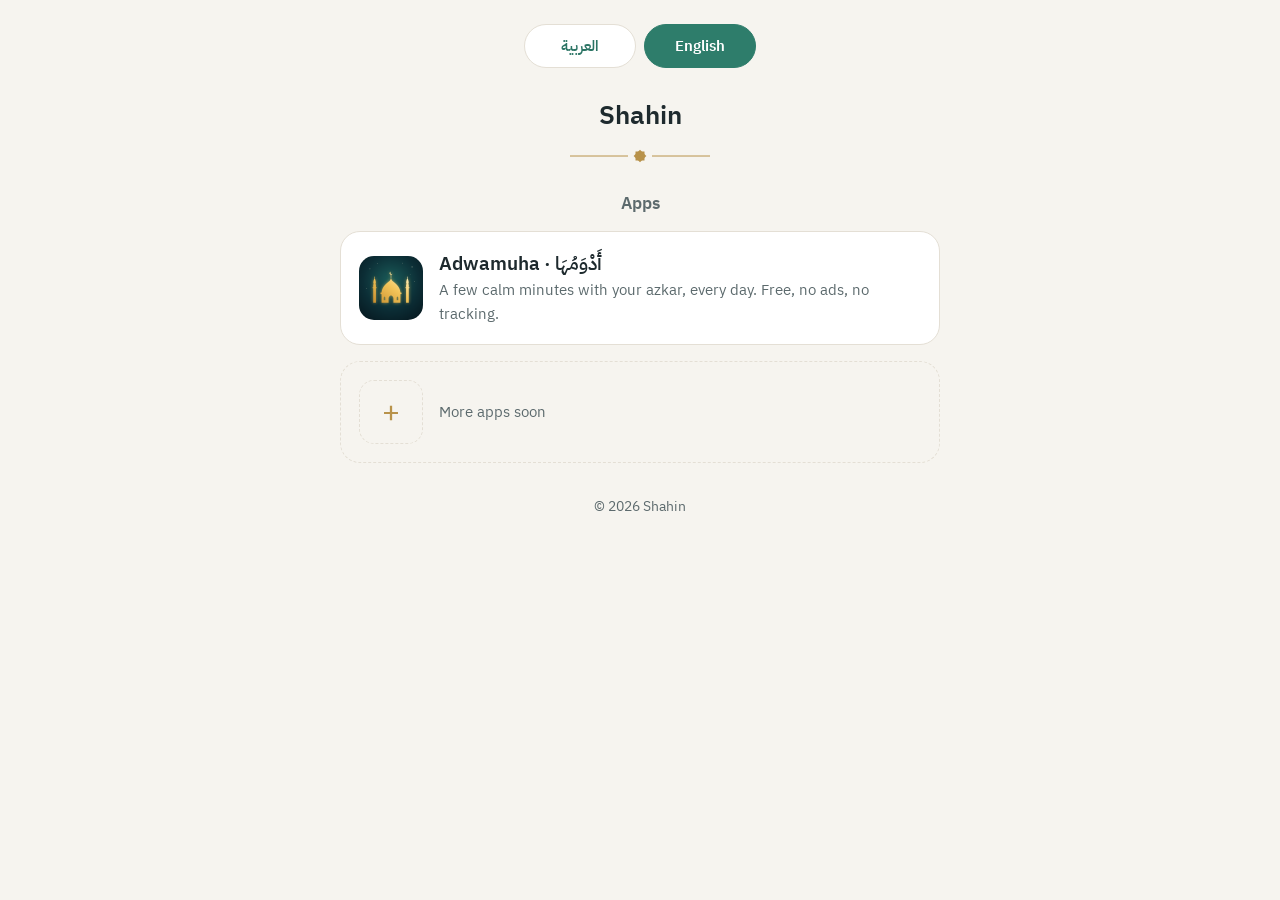
<file: index.html>
<!doctype html>
<html lang="ar" dir="rtl" data-title-ar="تطبيقات Shahin" data-title-en="Apps by Shahin">
<head>
  <meta charset="utf-8">
  <meta name="viewport" content="width=device-width, initial-scale=1">
  <title>Apps by Shahin</title>
  <meta name="description" content="Apps by Shahin, with the support and privacy pages for each app.">
  <link rel="icon" href="assets/favicon.png">
  <link rel="apple-touch-icon" href="assets/apple-touch-icon.png">
  <link rel="stylesheet" href="assets/style.css">
  <script src="assets/lang.js"></script>
</head>
<body>
<main>
  <div class="lang-switch" role="group" aria-label="Language / اللغة">
    <button type="button" data-set-lang="ar" lang="ar">العربية</button>
    <button type="button" data-set-lang="en" lang="en">English</button>
  </div>

  <header class="app-head">
    <h1 lang="en" dir="ltr">Shahin</h1>
    <svg class="ornament" width="140" height="14" viewBox="0 0 140 14" aria-hidden="true">
      <path d="M0 7h58M82 7h58" stroke="currentColor" stroke-width="1"/>
      <g transform="translate(70 7)" fill="currentColor">
        <rect x="-4.5" y="-4.5" width="9" height="9"/>
        <rect x="-4.5" y="-4.5" width="9" height="9" transform="rotate(45)"/>
      </g>
    </svg>
  </header>

  <h2 class="apps-title"><span class="only-ar" lang="ar">التطبيقات</span><span class="only-en" lang="en">Apps</span></h2>

  <!-- One card per app, one per row. To add an app: copy an <a class="app-card"> block and change
       its link, icon, names and line. The "coming soon" card stays last; remove it if you like. -->
  <nav class="apps" aria-label="Apps">
    <a class="app-card" href="adwamuha/" data-keep-lang>
      <img src="adwamuha/icon.png" width="64" height="64" alt="">
      <div>
        <strong class="only-ar" lang="ar">أَدْوَمُهَا</strong>
        <strong class="only-en" lang="en">Adwamuha · أَدْوَمُهَا</strong>
        <span class="only-ar" lang="ar">دقائق هادئة مع أذكارك كل يوم. مجاني، بلا إعلانات ولا تتبّع.</span>
        <span class="only-en" lang="en">A few calm minutes with your azkar, every day. Free, no ads, no tracking.</span>
      </div>
    </a>
    <div class="app-card soon" aria-hidden="true">
      <span class="soon-icon">+</span>
      <div>
        <span class="only-ar" lang="ar">تطبيقات أخرى قريبًا</span>
        <span class="only-en" lang="en">More apps soon</span>
      </div>
    </div>
  </nav>

  <footer>© 2026 Shahin</footer>
</main>
</body>
</html>
</file>
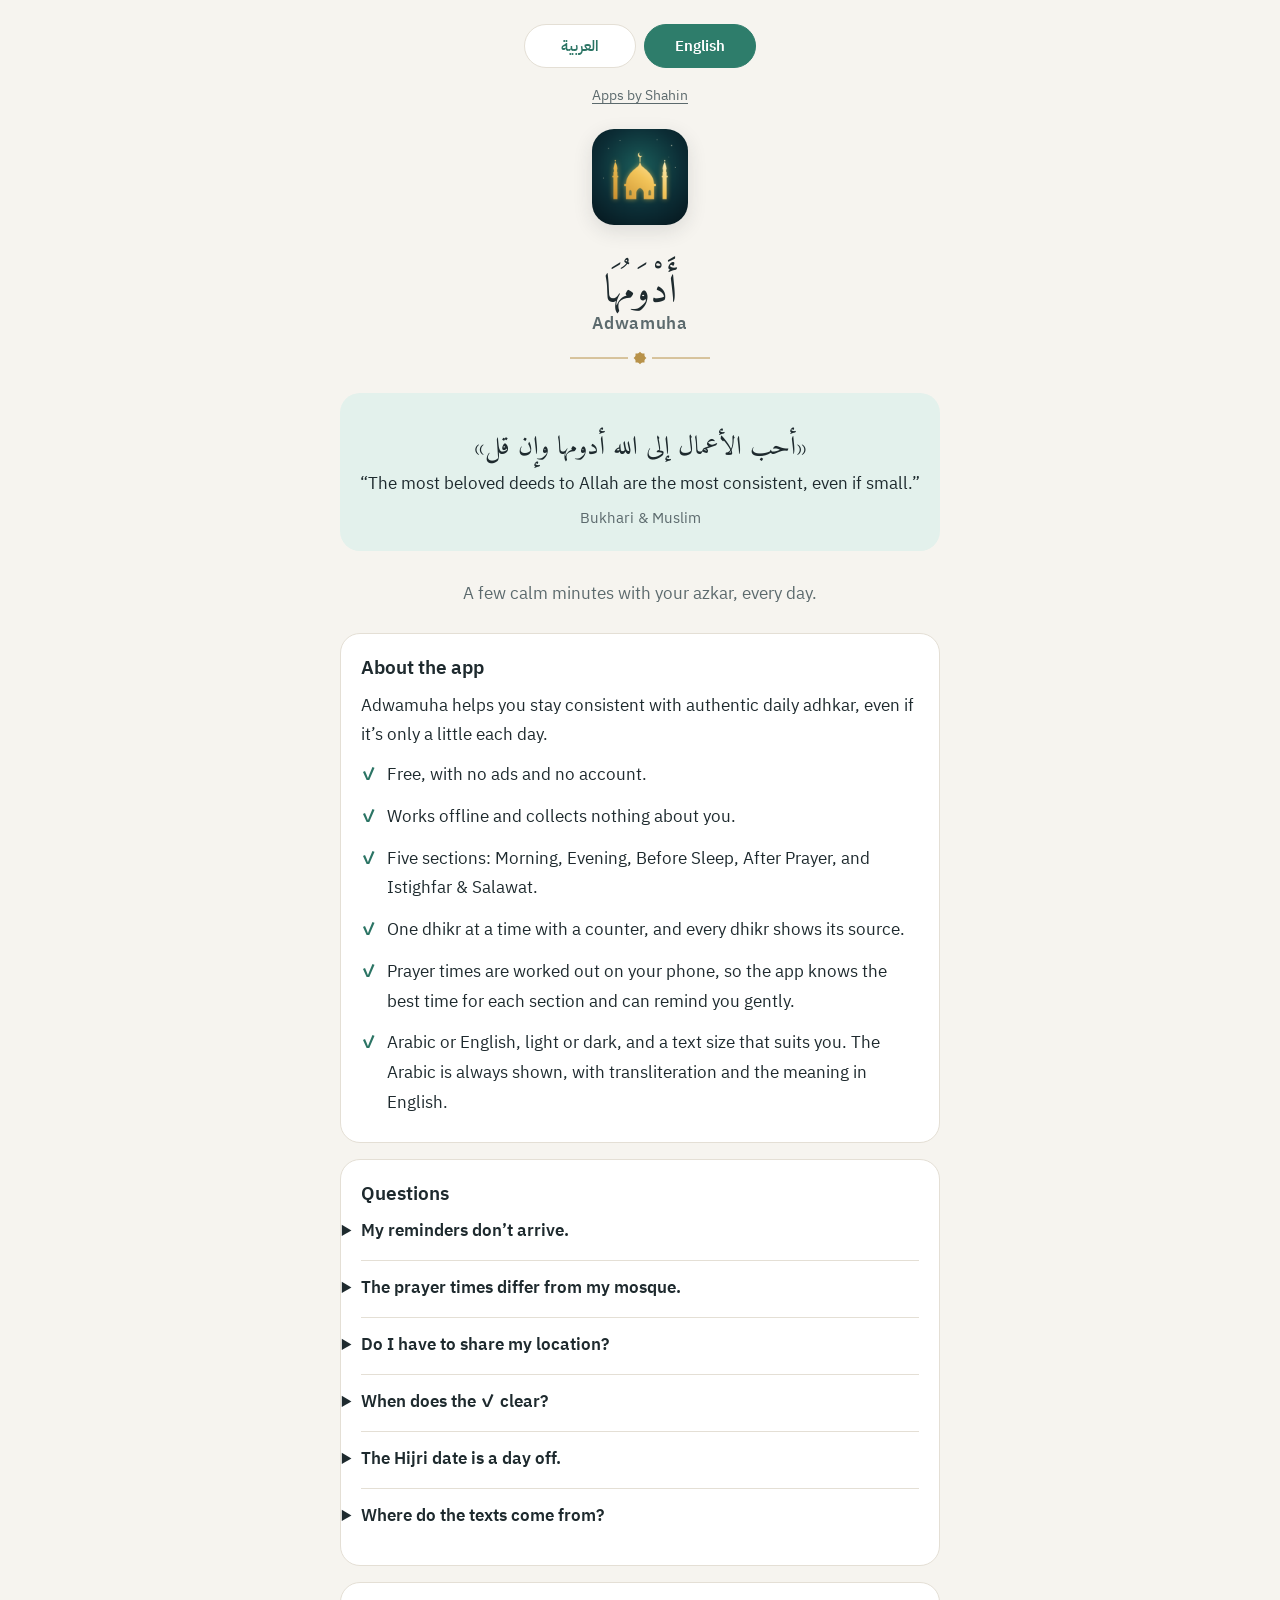
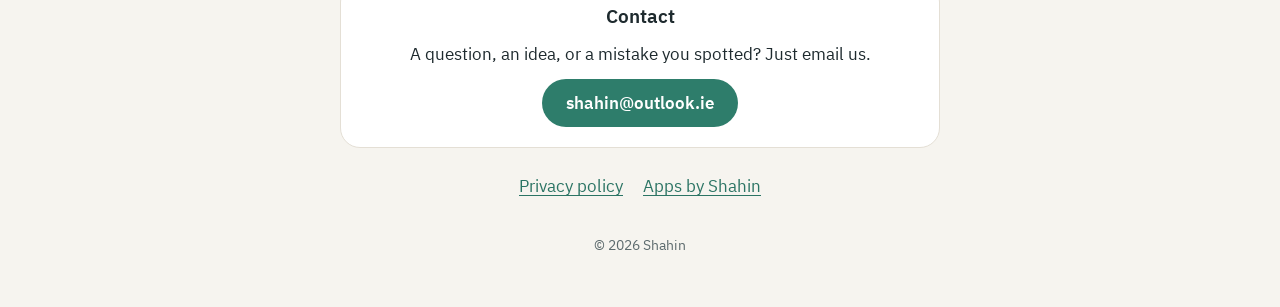
<file: adwamuha/index.html>
<!doctype html>
<html lang="ar" dir="rtl" data-title-ar="دعم أَدْوَمُهَا" data-title-en="Adwamuha Support">
<head>
  <meta charset="utf-8">
  <meta name="viewport" content="width=device-width, initial-scale=1">
  <title>Adwamuha Support</title>
  <meta name="description" content="Adwamuha (أَدْوَمُهَا) is a free daily azkar app with no ads that works offline. Help, common questions and contact.">
  <link rel="icon" href="../assets/favicon.png">
  <link rel="apple-touch-icon" href="../assets/apple-touch-icon.png">
  <link rel="stylesheet" href="../assets/style.css">
  <script src="../assets/lang.js"></script>
</head>
<body>
<main>
  <div class="lang-switch" role="group" aria-label="Language / اللغة">
    <button type="button" data-set-lang="ar" lang="ar">العربية</button>
    <button type="button" data-set-lang="en" lang="en">English</button>
  </div>

  <nav class="crumb" aria-label="Breadcrumb">
    <a href="../" data-keep-lang><span class="only-ar" lang="ar">تطبيقات Shahin</span><span class="only-en" lang="en">Apps by Shahin</span></a>
  </nav>

  <header class="app-head">
    <img class="app-icon" src="icon.png" width="96" height="96" alt="">
    <h1 class="app-name"><span lang="ar">أَدْوَمُهَا</span><span class="latin" lang="en">Adwamuha</span></h1>
    <svg class="ornament" width="140" height="14" viewBox="0 0 140 14" aria-hidden="true">
      <path d="M0 7h58M82 7h58" stroke="currentColor" stroke-width="1"/>
      <g transform="translate(70 7)" fill="currentColor">
        <rect x="-4.5" y="-4.5" width="9" height="9"/>
        <rect x="-4.5" y="-4.5" width="9" height="9" transform="rotate(45)"/>
      </g>
    </svg>
  </header>

  <figure class="hadith">
    <q lang="ar" dir="rtl">أحب الأعمال إلى الله أدومها وإن قل</q>
    <span class="meaning only-en" lang="en" dir="ltr">“The most beloved deeds to Allah are the most consistent, even if small.”</span>
    <cite class="only-ar" lang="ar" dir="rtl">رواه البخاري ومسلم</cite>
    <cite class="only-en" lang="en" dir="ltr">Bukhari &amp; Muslim</cite>
  </figure>

  <!-- Arabic -->
  <div class="only-ar" lang="ar" dir="rtl">
    <p class="tagline">دقائق هادئة مع أذكارك كل يوم.</p>

    <section class="card">
      <h2>عن التطبيق</h2>
      <p>يعينك أَدْوَمُهَا على المداومة على الأذكار اليومية الصحيحة، ولو كانت قليلة.</p>
      <ul class="facts">
        <li>مجاني، بلا إعلانات ولا حساب.</li>
        <li>يعمل دون إنترنت، ولا يجمع عنك أي شيء.</li>
        <li>خمسة أقسام: أذكار الصباح، وأذكار المساء، وأذكار النوم، وأذكار بعد الصلاة، والاستغفار والصلاة على النبي ﷺ.</li>
        <li>ذكر واحد في كل مرة مع عدّاد، ولكل ذكر مصدره.</li>
        <li>يحسب مواقيت الصلاة على هاتفك ليعرف أفضل وقت لكل قسم، ويذكّرك بلطف.</li>
        <li>بالعربية أو الإنجليزية، فاتح أو داكن، وبحجم الخط الذي يناسبك.</li>
      </ul>
    </section>

    <section class="card">
      <h2>أسئلة شائعة</h2>
      <details>
        <summary>لا تصلني التذكيرات.</summary>
        <p>تأكد أن الإشعارات مسموحة للتطبيق في إعدادات هاتفك. وعلى أندرويد أوقف «تحسين البطارية» للتطبيق أيضًا، لأن بعض الهواتف توقف التذكيرات لتوفير الطاقة.</p>
        <p>يجهّز التطبيق تذكيرات الأيام السبعة القادمة كلما فتحته، فافتحه مرة في الأسبوع على الأقل.</p>
      </details>
      <details>
        <summary>المواقيت تختلف عن مسجدي.</summary>
        <p>افتح <strong>الإعدادات</strong> ثم <strong>مواقيت الصلاة</strong>، واختر طريقة الحساب التي يعتمدها مسجدك. ويمكنك أيضًا اختيار وقت العصر (الجمهور أو الحنفي).</p>
      </details>
      <details>
        <summary>هل يلزم أن أشارك موقعي؟</summary>
        <p>لا، هو اختياري. يستخدم التطبيق موقعك التقريبي على هاتفك فقط لحساب مواقيت الصلاة، ولا يخرج من هاتفك أبدًا. وبدونه يستخدم أوقاتًا ثابتة.</p>
      </details>
      <details>
        <summary>متى تختفي علامة ✓؟</summary>
        <p>عند منتصف الليل بتوقيت هاتفك. أما أذكار النوم فتختفي علامتها عند الفجر، فإن قرأتها بعد منتصف الليل حُسبت لليلتك.</p>
        <p>ويزيد عدد الأيام المتتالية في كل يوم تُتمّ فيه أذكار الصباح والمساء معًا.</p>
      </details>
      <details>
        <summary>التاريخ الهجري مختلف بيوم.</summary>
        <p>افتح <strong>الإعدادات</strong> ثم <strong>التاريخ الهجري</strong>، وزِد يومًا أو أنقصه بحسب رؤية الهلال في بلدك.</p>
      </details>
      <details>
        <summary>من أين النصوص؟</summary>
        <p>من القرآن الكريم والسنة الصحيحة. اضغط أيقونة المعلومات بجانب أي عنوان لترى مصدره. وإن لاحظت خطأً فأخبرنا من فضلك.</p>
      </details>
    </section>

    <section class="card center">
      <h2>تواصل معنا</h2>
      <p>سؤال أو فكرة أو خطأ لاحظته؟ راسلنا.</p>
      <p><a class="button" href="mailto:shahin@outlook.ie?subject=Adwamuha">shahin@outlook.ie</a></p>
    </section>

    <nav class="links">
      <a href="privacy/" data-keep-lang>سياسة الخصوصية</a>
      <a href="../" data-keep-lang>تطبيقات Shahin</a>
    </nav>
  </div>

  <!-- English -->
  <div class="only-en" lang="en" dir="ltr">
    <p class="tagline">A few calm minutes with your azkar, every day.</p>

    <section class="card">
      <h2>About the app</h2>
      <p>Adwamuha helps you stay consistent with authentic daily adhkar, even if it’s only a little each day.</p>
      <ul class="facts">
        <li>Free, with no ads and no account.</li>
        <li>Works offline and collects nothing about you.</li>
        <li>Five sections: Morning, Evening, Before Sleep, After Prayer, and Istighfar &amp; Salawat.</li>
        <li>One dhikr at a time with a counter, and every dhikr shows its source.</li>
        <li>Prayer times are worked out on your phone, so the app knows the best time for each section and can remind you gently.</li>
        <li>Arabic or English, light or dark, and a text size that suits you. The Arabic is always shown, with transliteration and the meaning in English.</li>
      </ul>
    </section>

    <section class="card">
      <h2>Questions</h2>
      <details>
        <summary>My reminders don’t arrive.</summary>
        <p>Check that notifications are allowed for the app in your phone’s settings. On Android, also turn off battery optimization for the app, because some phones stop reminders to save power.</p>
        <p>The app sets up the next 7 days of reminders each time you open it, so open it at least once a week.</p>
      </details>
      <details>
        <summary>The prayer times differ from my mosque.</summary>
        <p>Go to <strong>Settings</strong>, then <strong>Prayer times</strong>, and pick the calculation method your mosque uses. You can also choose the Asr time (Standard or Hanafi).</p>
      </details>
      <details>
        <summary>Do I have to share my location?</summary>
        <p>No, it’s optional. The app only uses your approximate location, on your phone, to work out prayer times. It never leaves your phone. Without it, the app uses fixed times instead.</p>
      </details>
      <details>
        <summary>When does the ✓ clear?</summary>
        <p>At midnight, by your phone’s clock. Before Sleep clears at Fajr instead, so if you read it after midnight it still counts for that night.</p>
        <p>Your days in a row go up on each day you finish both Morning and Evening.</p>
      </details>
      <details>
        <summary>The Hijri date is a day off.</summary>
        <p>Go to <strong>Settings</strong>, then <strong>Hijri date</strong>, and add or take away a day to match the moon sighting where you live.</p>
      </details>
      <details>
        <summary>Where do the texts come from?</summary>
        <p>From the Quran and the authentic Sunnah. Tap the info icon next to any title to see its source. If you spot a mistake, please let us know.</p>
      </details>
    </section>

    <section class="card center">
      <h2>Contact</h2>
      <p>A question, an idea, or a mistake you spotted? Just email us.</p>
      <p><a class="button" href="mailto:shahin@outlook.ie?subject=Adwamuha">shahin@outlook.ie</a></p>
    </section>

    <nav class="links">
      <a href="privacy/" data-keep-lang>Privacy policy</a>
      <a href="../" data-keep-lang>Apps by Shahin</a>
    </nav>
  </div>

  <footer>© 2026 Shahin</footer>
</main>
</body>
</html>
</file>
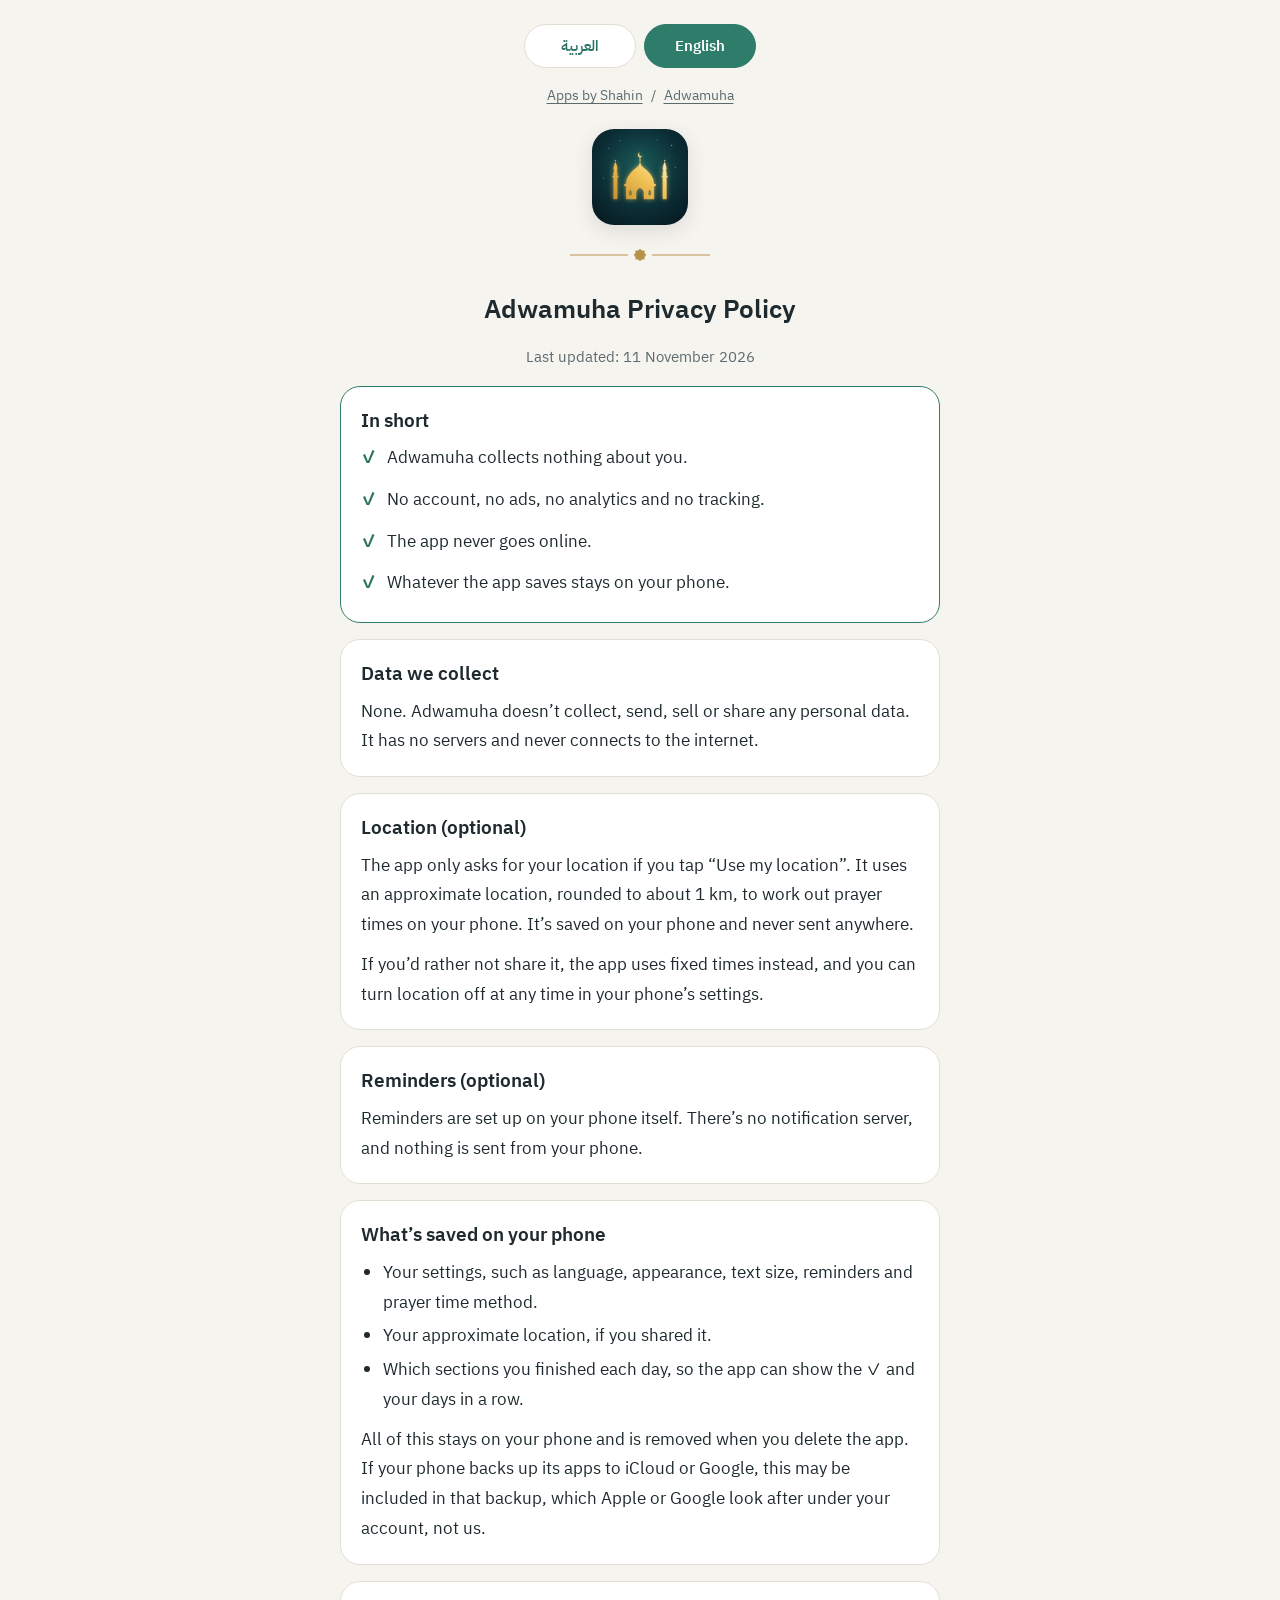
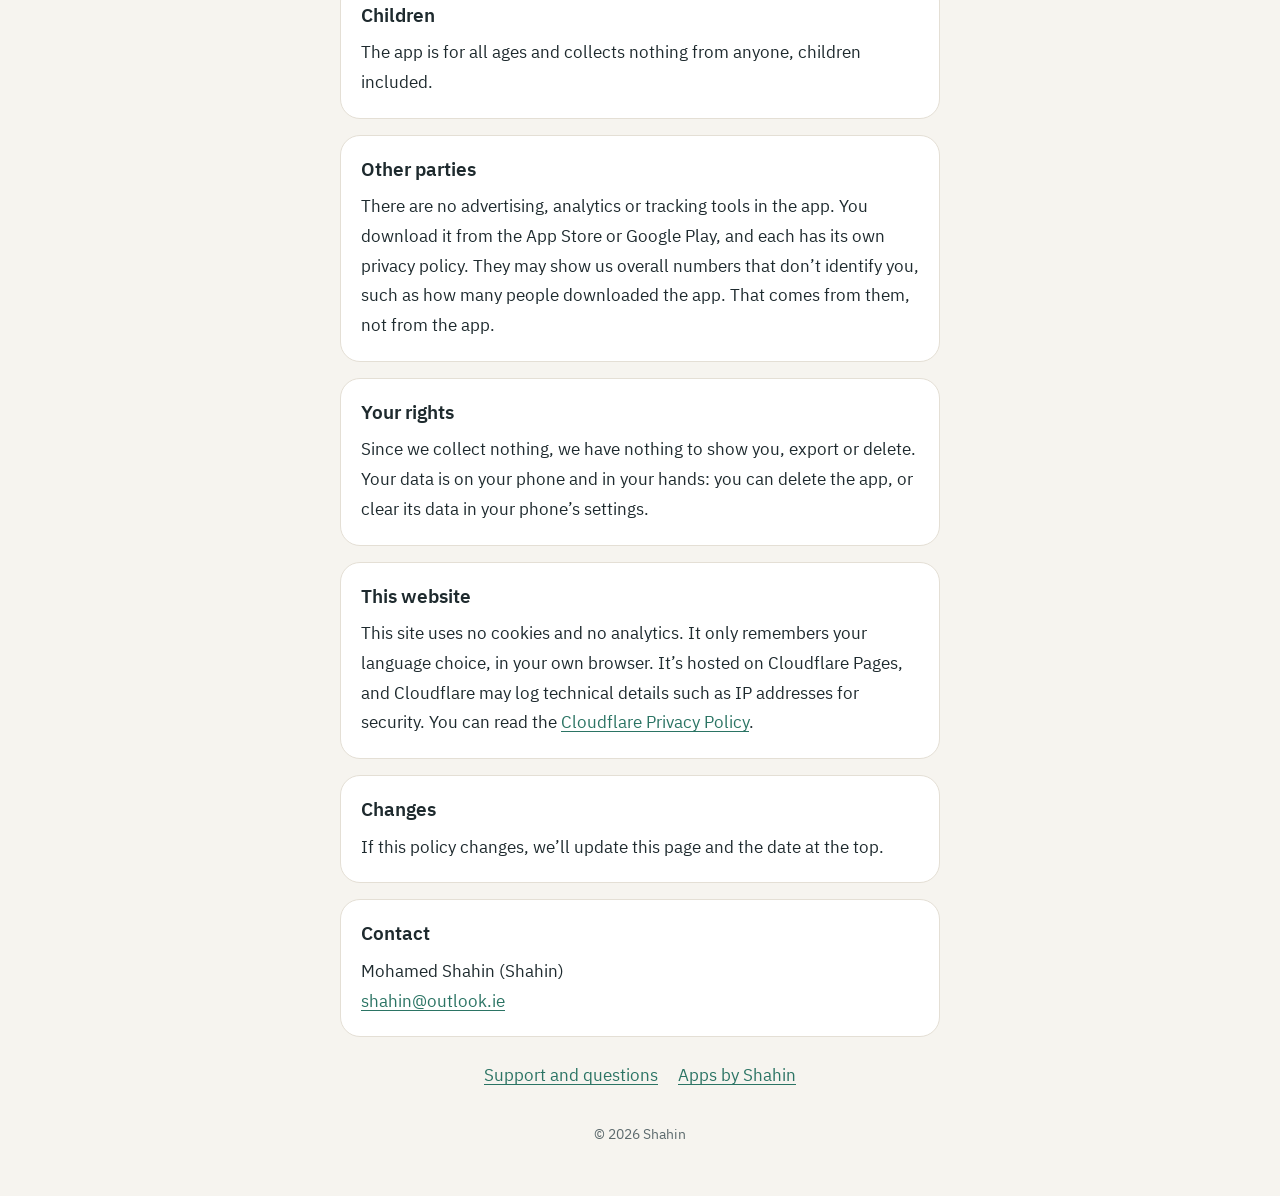
<file: adwamuha/privacy/index.html>
<!doctype html>
<html lang="ar" dir="rtl" data-title-ar="سياسة الخصوصية لتطبيق أَدْوَمُهَا" data-title-en="Adwamuha Privacy Policy">
<head>
  <meta charset="utf-8">
  <meta name="viewport" content="width=device-width, initial-scale=1">
  <title>Adwamuha Privacy Policy</title>
  <meta name="description" content="Privacy policy for Adwamuha (أَدْوَمُهَا). The app collects nothing, shows no ads and never goes online.">
  <link rel="icon" href="../../assets/favicon.png">
  <link rel="apple-touch-icon" href="../../assets/apple-touch-icon.png">
  <link rel="stylesheet" href="../../assets/style.css">
  <script src="../../assets/lang.js"></script>
</head>
<body>
<main>
  <div class="lang-switch" role="group" aria-label="Language / اللغة">
    <button type="button" data-set-lang="ar" lang="ar">العربية</button>
    <button type="button" data-set-lang="en" lang="en">English</button>
  </div>

  <nav class="crumb" aria-label="Breadcrumb">
    <a href="../../" data-keep-lang><span class="only-ar" lang="ar">تطبيقات Shahin</span><span class="only-en" lang="en">Apps by Shahin</span></a>
    <span aria-hidden="true">/</span>
    <a href="../" data-keep-lang><span class="only-ar" lang="ar">أَدْوَمُهَا</span><span class="only-en" lang="en">Adwamuha</span></a>
  </nav>

  <header class="app-head">
    <a href="../" data-keep-lang><img class="app-icon" src="../icon.png" width="96" height="96" alt="أَدْوَمُهَا, Adwamuha"></a>
    <svg class="ornament" width="140" height="14" viewBox="0 0 140 14" aria-hidden="true">
      <path d="M0 7h58M82 7h58" stroke="currentColor" stroke-width="1"/>
      <g transform="translate(70 7)" fill="currentColor">
        <rect x="-4.5" y="-4.5" width="9" height="9"/>
        <rect x="-4.5" y="-4.5" width="9" height="9" transform="rotate(45)"/>
      </g>
    </svg>
  </header>

  <!-- Arabic -->
  <div class="only-ar" lang="ar" dir="rtl">
    <h1>سياسة الخصوصية لتطبيق أَدْوَمُهَا</h1>
    <p class="muted center">آخر تحديث: ١١ نوفمبر ٢٠٢٦</p>

    <section class="card summary">
      <h2>باختصار</h2>
      <ul class="facts">
        <li>لا يجمع أَدْوَمُهَا عنك أي شيء.</li>
        <li>لا حساب، ولا إعلانات، ولا تحليلات، ولا تتبّع.</li>
        <li>لا يتصل التطبيق بالإنترنت أبدًا.</li>
        <li>كل ما يحفظه التطبيق يبقى على هاتفك.</li>
      </ul>
    </section>

    <section class="card">
      <h2>البيانات التي نجمعها</h2>
      <p>لا شيء. لا يجمع أَدْوَمُهَا أي بيانات شخصية، ولا يرسلها ولا يبيعها ولا يشاركها. ليس له خوادم، ولا يتصل بالإنترنت.</p>
    </section>

    <section class="card">
      <h2>الموقع (اختياري)</h2>
      <p>لا يطلب التطبيق موقعك إلا إذا ضغطت «استخدم موقعي». ويستخدم موقعًا تقريبيًا، مُقرّبًا إلى نحو كيلومتر، لحساب مواقيت الصلاة على هاتفك. يُحفظ على هاتفك ولا يُرسل إلى أي مكان.</p>
      <p>وإن لم ترغب في مشاركته يستخدم التطبيق أوقاتًا ثابتة، ويمكنك إيقاف الموقع متى شئت من إعدادات هاتفك.</p>
    </section>

    <section class="card">
      <h2>التذكيرات (اختيارية)</h2>
      <p>تُضبط التذكيرات على هاتفك نفسه. لا يوجد خادم للإشعارات، ولا يُرسل أي شيء من هاتفك.</p>
    </section>

    <section class="card">
      <h2>ما يُحفظ على هاتفك</h2>
      <ul>
        <li>إعداداتك، مثل اللغة والمظهر وحجم الخط والتذكيرات وطريقة حساب المواقيت.</li>
        <li>موقعك التقريبي، إن شاركته.</li>
        <li>الأقسام التي أتممتها كل يوم، لتظهر لك علامة ✓ وعدد الأيام المتتالية.</li>
      </ul>
      <p>يبقى كل ذلك على هاتفك، ويُحذف عند حذف التطبيق. وإن كان هاتفك يحفظ نسخة احتياطية من تطبيقاته على iCloud أو Google فقد تشمله، وهذه النسخة تتولاها Apple أو Google في حسابك، لا نحن.</p>
    </section>

    <section class="card">
      <h2>الأطفال</h2>
      <p>التطبيق لجميع الأعمار، ولا يجمع شيئًا من أحد، صغيرًا كان أو كبيرًا.</p>
    </section>

    <section class="card">
      <h2>جهات أخرى</h2>
      <p>لا يحتوي التطبيق على أي أدوات للإعلانات أو التحليلات أو التتبّع. وتنزّله من App Store أو Google Play، ولكلٍّ منهما سياسة خصوصية خاصة به. وقد يعرضان علينا أرقامًا عامة لا تكشف هويتك، مثل عدد مرات التنزيل، وهذه تأتي منهما لا من التطبيق.</p>
    </section>

    <section class="card">
      <h2>حقوقك</h2>
      <p>لأننا لا نجمع شيئًا، فليس لدينا ما نعرضه عليك أو نصدّره أو نحذفه. بياناتك على هاتفك وبين يديك: يمكنك حذف التطبيق، أو مسح بياناته من إعدادات هاتفك.</p>
    </section>

    <section class="card">
      <h2>هذا الموقع</h2>
      <p>لا يستخدم هذا الموقع ملفات تعريف الارتباط (cookies) ولا أي تحليلات، ويتذكر اختيارك للغة في متصفحك فقط. وهو مستضاف على Cloudflare Pages، وقد تسجّل Cloudflare بيانات تقنية مثل عنوان IP لأغراض الأمان. يمكنك قراءة <a href="https://www.cloudflare.com/privacypolicy/">سياسة الخصوصية لدى Cloudflare</a>.</p>
    </section>

    <section class="card">
      <h2>التغييرات</h2>
      <p>إن تغيّرت هذه السياسة فسنحدّث هذه الصفحة والتاريخ في أعلاها.</p>
    </section>

    <section class="card">
      <h2>تواصل معنا</h2>
      <p>محمد شاهين (Shahin)<br><a href="mailto:shahin@outlook.ie?subject=Adwamuha%20privacy">shahin@outlook.ie</a></p>
    </section>

    <nav class="links">
      <a href="../" data-keep-lang>الدعم والأسئلة</a>
      <a href="../../" data-keep-lang>تطبيقات Shahin</a>
    </nav>
  </div>

  <!-- English -->
  <div class="only-en" lang="en" dir="ltr">
    <h1>Adwamuha Privacy Policy</h1>
    <p class="muted center">Last updated: 11 November 2026</p>

    <section class="card summary">
      <h2>In short</h2>
      <ul class="facts">
        <li>Adwamuha collects nothing about you.</li>
        <li>No account, no ads, no analytics and no tracking.</li>
        <li>The app never goes online.</li>
        <li>Whatever the app saves stays on your phone.</li>
      </ul>
    </section>

    <section class="card">
      <h2>Data we collect</h2>
      <p>None. Adwamuha doesn’t collect, send, sell or share any personal data. It has no servers and never connects to the internet.</p>
    </section>

    <section class="card">
      <h2>Location (optional)</h2>
      <p>The app only asks for your location if you tap “Use my location”. It uses an approximate location, rounded to about 1 km, to work out prayer times on your phone. It’s saved on your phone and never sent anywhere.</p>
      <p>If you’d rather not share it, the app uses fixed times instead, and you can turn location off at any time in your phone’s settings.</p>
    </section>

    <section class="card">
      <h2>Reminders (optional)</h2>
      <p>Reminders are set up on your phone itself. There’s no notification server, and nothing is sent from your phone.</p>
    </section>

    <section class="card">
      <h2>What’s saved on your phone</h2>
      <ul>
        <li>Your settings, such as language, appearance, text size, reminders and prayer time method.</li>
        <li>Your approximate location, if you shared it.</li>
        <li>Which sections you finished each day, so the app can show the ✓ and your days in a row.</li>
      </ul>
      <p>All of this stays on your phone and is removed when you delete the app. If your phone backs up its apps to iCloud or Google, this may be included in that backup, which Apple or Google look after under your account, not us.</p>
    </section>

    <section class="card">
      <h2>Children</h2>
      <p>The app is for all ages and collects nothing from anyone, children included.</p>
    </section>

    <section class="card">
      <h2>Other parties</h2>
      <p>There are no advertising, analytics or tracking tools in the app. You download it from the App Store or Google Play, and each has its own privacy policy. They may show us overall numbers that don’t identify you, such as how many people downloaded the app. That comes from them, not from the app.</p>
    </section>

    <section class="card">
      <h2>Your rights</h2>
      <p>Since we collect nothing, we have nothing to show you, export or delete. Your data is on your phone and in your hands: you can delete the app, or clear its data in your phone’s settings.</p>
    </section>

    <section class="card">
      <h2>This website</h2>
      <p>This site uses no cookies and no analytics. It only remembers your language choice, in your own browser. It’s hosted on Cloudflare Pages, and Cloudflare may log technical details such as IP addresses for security. You can read the <a href="https://www.cloudflare.com/privacypolicy/">Cloudflare Privacy Policy</a>.</p>
    </section>

    <section class="card">
      <h2>Changes</h2>
      <p>If this policy changes, we’ll update this page and the date at the top.</p>
    </section>

    <section class="card">
      <h2>Contact</h2>
      <p>Mohamed Shahin (Shahin)<br><a href="mailto:shahin@outlook.ie?subject=Adwamuha%20privacy">shahin@outlook.ie</a></p>
    </section>

    <nav class="links">
      <a href="../" data-keep-lang>Support and questions</a>
      <a href="../../" data-keep-lang>Apps by Shahin</a>
    </nav>
  </div>

  <footer>© 2026 Shahin</footer>
</main>
</body>
</html>
</file>
<file: assets/style.css>
/* Shahin app pages. Same calm look as the apps: warm paper, soft green, a touch of gold.
   No external requests: fonts are served from this site (OFL licences next to them). */

@font-face {
  font-family: 'IBM Plex Sans Arabic';
  src: url('fonts/IBMPlexSansArabic_400Regular.ttf') format('truetype');
  font-weight: 400;
  font-display: swap;
}
@font-face {
  font-family: 'IBM Plex Sans Arabic';
  src: url('fonts/IBMPlexSansArabic_600SemiBold.ttf') format('truetype');
  font-weight: 600;
  font-display: swap;
}
@font-face {
  font-family: 'Amiri Quran';
  src: url('fonts/AmiriQuran_400Regular.ttf') format('truetype');
  font-display: swap;
}

:root {
  color-scheme: light dark;
  --bg: #f6f4ef;
  --surface: #ffffff;
  --surface-alt: #efebe3;
  --text: #1e2a2e;
  --text-2: #5c6a6d;
  --accent: #2e7d6b;
  --accent-text: #2b7464;
  --on-accent: #ffffff;
  --accent-soft: #e3f1ec;
  --gold: #b8924a;
  --border: #e4dfd5;
}
@media (prefers-color-scheme: dark) {
  :root {
    --bg: #0f1517;
    --surface: #172024;
    --surface-alt: #1e292e;
    --text: #e9edec;
    --text-2: #9dabaa;
    --accent: #62bba5;
    --accent-text: #62bba5;
    --on-accent: #0f1517;
    --accent-soft: #1d3631;
    --gold: #d4b26e;
    --border: #263236;
  }
}

* { box-sizing: border-box; }

html { -webkit-text-size-adjust: 100%; }

body {
  margin: 0;
  background: var(--bg);
  color: var(--text);
  font-family: 'IBM Plex Sans Arabic', system-ui, -apple-system, 'Segoe UI', Roboto, sans-serif;
  font-size: 17px;
  line-height: 1.75;
}

main {
  max-width: 640px;
  margin: 0 auto;
  padding: 24px 20px 48px;
}

a { color: var(--accent-text); text-underline-offset: 3px; }
a:focus-visible, button:focus-visible { outline: 2px solid var(--accent); outline-offset: 3px; }

/* Language switch. Shown only when JavaScript can switch; without it both languages show. */
.lang-switch {
  display: none;
  gap: 8px;
  justify-content: center;
  margin-bottom: 28px;
}
html[data-lang] .lang-switch { display: flex; }
.lang-switch button {
  font: inherit;
  font-size: 15px;
  font-weight: 600;
  min-height: 44px;
  min-width: 112px;
  padding: 0 20px;
  border-radius: 999px;
  border: 1px solid var(--border);
  background: var(--surface);
  color: var(--accent-text);
  cursor: pointer;
}
.lang-switch button[aria-pressed='true'] {
  background: var(--accent);
  border-color: var(--accent);
  color: var(--on-accent);
}

html[data-lang='ar'] .only-en,
html[data-lang='en'] .only-ar { display: none; }

/* Header: icon, name, ornament (line · star · line) */
.app-head { text-align: center; margin-bottom: 28px; }
.app-icon {
  width: 96px;
  height: 96px;
  border-radius: 22px;
  box-shadow: 0 6px 20px rgba(30, 42, 46, 0.12);
}
.app-name {
  font-family: 'Amiri Quran', 'IBM Plex Sans Arabic', serif;
  font-weight: 400;
  font-size: 40px;
  line-height: 1.6;
  margin: 12px 0 0;
}
.app-name .latin {
  display: block;
  font-family: 'IBM Plex Sans Arabic', system-ui, sans-serif;
  font-size: 17px;
  font-weight: 600;
  color: var(--text-2);
  letter-spacing: 0.04em;
}
.ornament { display: block; margin: 14px auto 0; color: var(--gold); }

.tagline { text-align: center; color: var(--text-2); margin: 0 0 24px; }

/* Hadith card */
.hadith {
  text-align: center;
  background: var(--accent-soft);
  border-radius: 20px;
  padding: 20px;
  margin: 0 0 28px;
}
.hadith q {
  display: block;
  font-family: 'Amiri Quran', 'IBM Plex Sans Arabic', serif;
  font-size: 26px;
  line-height: 2;
  quotes: '«' '»';
}
.hadith .meaning { display: block; margin-top: 4px; }
.hadith cite { display: block; font-style: normal; font-size: 15px; color: var(--text-2); margin-top: 6px; }

/* Cards and sections */
.card {
  background: var(--surface);
  border: 1px solid var(--border);
  border-radius: 20px;
  padding: 20px;
  margin: 0 0 16px;
}
.card.summary { border-color: var(--accent); }
h1 { font-size: 26px; line-height: 1.5; margin: 0 0 4px; text-align: center; }
h2 { font-size: 19px; line-height: 1.5; margin: 0 0 8px; }
.card p, .card ul { margin: 0 0 10px; }
.card > :last-child { margin-bottom: 0; }
.card ul { padding-inline-start: 22px; }
.card li { margin-bottom: 4px; }
.muted { color: var(--text-2); font-size: 15px; }
.center { text-align: center; }

.facts {
  list-style: none;
  padding: 0 !important;
  margin: 0;
  display: grid;
  gap: 8px;
}
.facts li {
  display: flex;
  gap: 10px;
  align-items: baseline;
}
.facts li::before {
  content: '✓';
  color: var(--accent-text);
  font-weight: 600;
  flex: none;
}

/* FAQ */
details {
  border-top: 1px solid var(--border);
  padding: 12px 0;
}
details:first-of-type { border-top: 0; padding-top: 0; }
summary {
  font-weight: 600;
  cursor: pointer;
  min-height: 32px;
  list-style-position: outside;
}
details p { margin: 8px 0 0; }

/* Buttons and footer */
.button {
  display: inline-flex;
  align-items: center;
  justify-content: center;
  min-height: 48px;
  padding: 0 24px;
  border-radius: 999px;
  background: var(--accent);
  color: var(--on-accent);
  font-weight: 600;
  text-decoration: none;
}
.links { display: flex; flex-wrap: wrap; gap: 8px 20px; justify-content: center; margin: 24px 0 0; }
footer { text-align: center; color: var(--text-2); font-size: 14px; margin-top: 32px; }

/* "Apps by Shahin" link at the top of each app page, so every page leads back to the list of apps. */
.crumb {
  display: flex;
  justify-content: center;
  gap: 8px;
  font-size: 14px;
  color: var(--text-2);
  margin: -12px 0 20px;
}
.crumb a { color: var(--text-2); }

.apps-title { text-align: center; font-size: 17px; color: var(--text-2); font-weight: 600; margin: 8px 0 14px; }

/* App cards on the home page: one app per row. */
.apps {
  display: grid;
  gap: 16px;
}
.app-card {
  display: flex;
  align-items: center;
  gap: 16px;
  padding: 18px;
  background: var(--surface);
  border: 1px solid var(--border);
  border-radius: 20px;
  color: inherit;
  text-decoration: none;
  transition: transform 0.2s ease, box-shadow 0.2s ease, border-color 0.2s ease;
}
a.app-card:hover {
  transform: translateY(-2px);
  border-color: var(--accent);
  box-shadow: 0 10px 24px rgba(30, 42, 46, 0.1);
}
@media (prefers-reduced-motion: reduce) {
  .app-card, a.app-card:hover { transition: none; transform: none; }
}
.app-card img { width: 64px; height: 64px; border-radius: 15px; flex: none; }
.app-card strong { display: block; font-size: 19px; line-height: 1.5; }
.app-card span { display: block; color: var(--text-2); font-size: 15px; line-height: 1.6; }
.app-card.soon { background: transparent; border: 1.5px dashed var(--border); }
.soon-icon {
  flex: none;
  width: 64px;
  height: 64px;
  border-radius: 15px;
  border: 1.5px dashed var(--border);
  display: flex !important;
  align-items: center;
  justify-content: center;
  font-size: 30px !important;
  color: var(--gold) !important;
}
</file>
